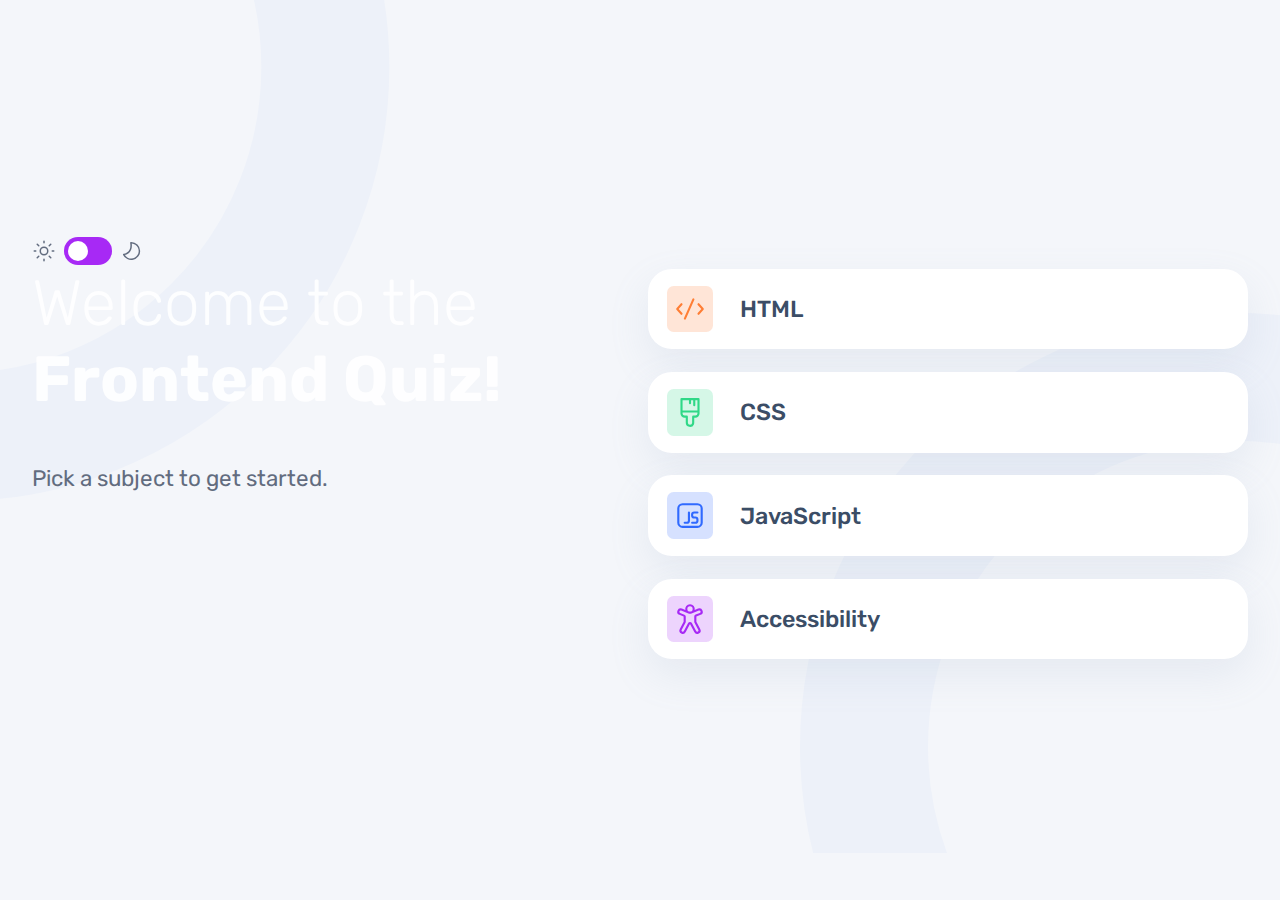
<file: quiz-app/index.html>
<!DOCTYPE html>
<html lang="en">
    <head>
        <meta charset="UTF-8" />
        <link
            rel="icon"
            type="image/svg+xml"
            href="./assets/images/favicon-32x32.png"
        />
        <base href="./" />
        <!-- <base href="/%PUBLIC_URL%/" /> -->
        <meta name="viewport" content="width=device-width, initial-scale=1.0" />
        <title>Quiz App - Vite + React + TS</title>

        <!-- SEO Optimization -->
        <meta name="description" content="Quiz App for developers" />
        <meta
            name="keywords"
            content="Quiz app, dev quiz, developer quiz, html quiz"
        />
        <meta name="author" content="Chiemeka M" />

        <!-- Open Graph / Facebook -->
        <meta property="og:title" content="Quiz App | Rey" />
        <meta property="og:description" content="Quiz App for developers" />
        <meta property="og:image" href="/assets/images/favicon-32x32.png" />

        <!-- Twitter -->
        <meta property="twitter:title" content="Quiz App | Rey" />
        <meta
            property="twitter:description"
            content="Quiz App for developers"
        />
        <meta
            property="twitter:image"
            href="/assets/images/favicon-32x32.png"
        />
        <meta property="twitter:card" content="summary_large_image" />

        <!-- Apple Touch Icon for iOS -->
        <link
            rel="apple-touch-icon"
            sizes="180x180"
            href="./assets/images/favicon-32x32.png"
        />

        <!-- Favicon -->
        <link
            rel="icon"
            type="image/png"
            sizes="32x32"
            href="./assets/images/favicon-32x32.png"
        />
      <script type="module" crossorigin src="./assets/index-BVGqWR81.js"></script>
      <link rel="stylesheet" crossorigin href="./assets/index-mBl2YJte.css">
    </head>
    <body>
        <div id="root"></div>
    </body>
</html>
</file>
<file: quiz-app/assets/index-mBl2YJte.css>
:root{font-family:Inter,system-ui,Avenir,Helvetica,Arial,sans-serif;line-height:1.5;font-weight:400;color-scheme:light dark;color:#ffffffde;font-synthesis:none;text-rendering:optimizeLegibility;-webkit-font-smoothing:antialiased;-moz-osx-font-smoothing:grayscale;--background-image-desktop: url("data:image/svg+xml,%3csvg%20xmlns='http://www.w3.org/2000/svg'%20width='1440'%20height='960'%20fill='none'%20viewBox='0%200%201440%20960'%3e%3cg%20stroke='%23edf1f9'%20stroke-width='144'%3e%3ccircle%20cx='-50.5'%20cy='75.5'%20r='416.5'/%3e%3ccircle%20cx='1388.5'%20cy='840.5'%20r='416.5'/%3e%3c/g%3e%3c/svg%3e");--background-image-tablet: url("data:image/svg+xml,%3csvg%20xmlns='http://www.w3.org/2000/svg'%20width='438'%20height='531'%20fill='none'%20viewBox='0%200%20438%20531'%3e%3ccircle%20cx='-50.5'%20cy='42.5'%20r='416.5'%20stroke='%23EDF1F9'%20stroke-width='144'/%3e%3c/svg%3e");--background-image-mobile: url("data:image/svg+xml,%3csvg%20xmlns='http://www.w3.org/2000/svg'%20width='375'%20height='812'%20fill='none'%20viewBox='0%200%20375%20812'%3e%3ccircle%20cx='-113.5'%20cy='323.5'%20r='416.5'%20stroke='%23EDF1F9'%20stroke-width='144'/%3e%3c/svg%3e");--primary-color: #a729f5;--secondary-color: #313e51;--tertiary-color: #3b4d66;--quaternary-color: #626c7f;--quinary-color: #abc1e1;--background-color: #f4f6fa;--white-color: #ffffff;--success-color: #26d782;--error-color: #ee5454;--shadow-color: rgba(143, 160, 193, .14);--active-shadow-color: rgba(255, 255, 255, .5);--fluent-orange-color: rgba(255, 126, 53, .2);--fluent-green-color: rgba(47, 216, 135, .2);--fluent-blue-color: rgba(48, 106, 255, .2);--fluent-purple-color: rgba(167, 41, 245, .2)}body{margin:0;display:flex;place-items:center;min-width:min(100vw,320px);min-height:100vh;background:var(--background-color);background-image:var(--background-image-desktop);background-repeat:no-repeat;background-size:100%}@media screen and (max-width: 990px){body{font-size:14px;background-image:var(--background-image-tablet)}}@media screen and (max-width: 500px){body{font-size:12px;background-image:var(--background-image-mobile)}}#root{max-width:1440px;margin:0 auto;padding:2rem;width:100%;text-align:center;box-sizing:border-box}html{box-sizing:border-box}*,*:before,*:after{box-sizing:inherit}
</file>
